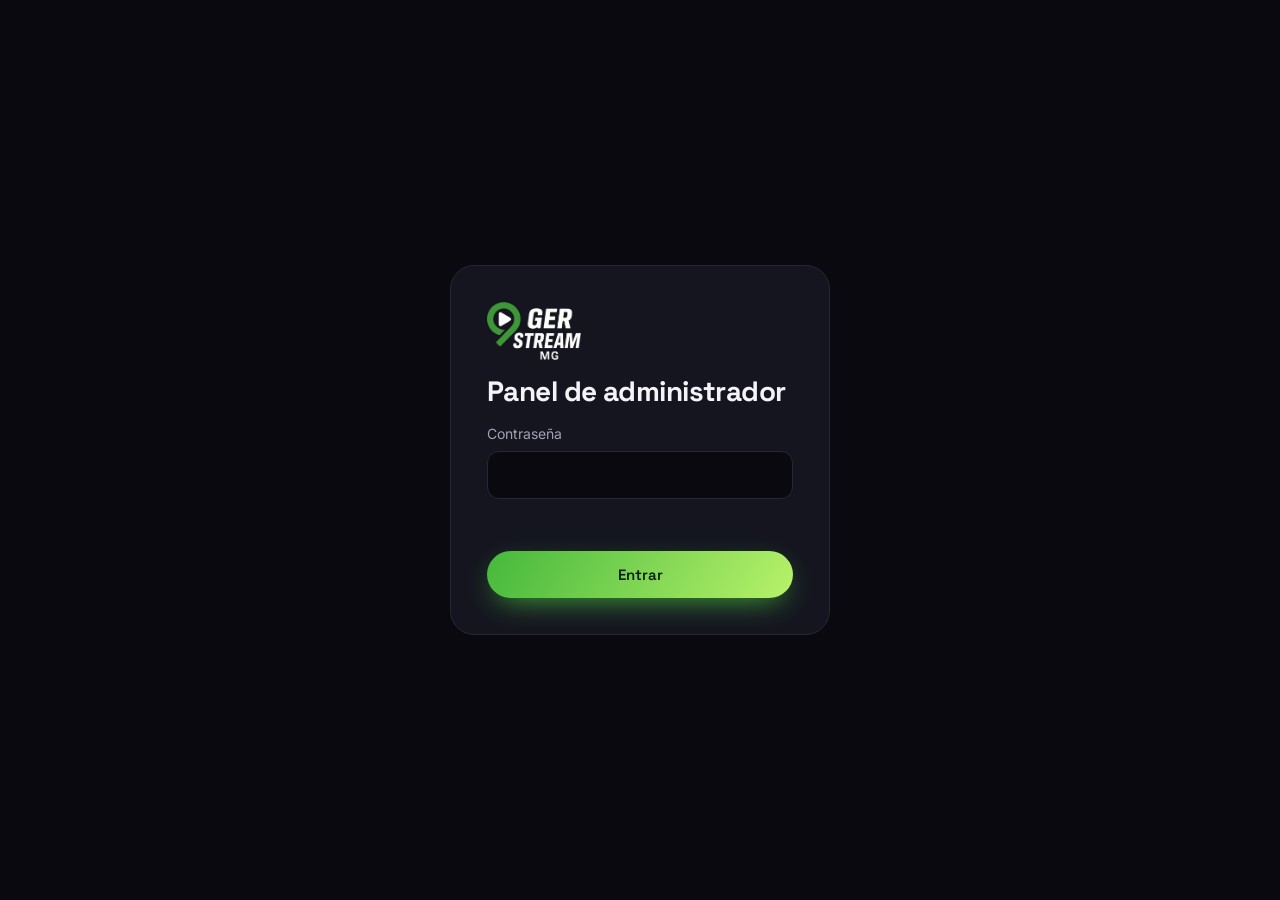
<file: admin.html>
<!DOCTYPE html>
<html lang="es">
<head>
<meta charset="utf-8">
<meta name="viewport" content="width=device-width,initial-scale=1">
<title>Panel de administrador | GerStream</title>
<meta name="robots" content="noindex,nofollow">
<link rel="icon" href="/img/favicon-48.png" type="image/png">
<link rel="apple-touch-icon" href="/img/icono-180.png">
<link href="https://fonts.googleapis.com/css2?family=Inter:wght@400;500;600&family=Space+Grotesk:wght@500;600;700&display=swap" rel="stylesheet">
<link rel="stylesheet" href="/estilos.css">
<style>
  body{min-height:100vh}
  .login{min-height:100vh;display:grid;place-items:center;padding:20px}
  .login form{width:min(380px,100%);padding:36px;border-radius:24px;background:var(--tarjeta);border:1px solid var(--borde);display:grid;gap:16px}
  .login h1{font-size:28px}
  label.campo{display:grid;gap:6px;font-size:14px;color:var(--suave)}
  .campo input,.campo select,.campo textarea{width:100%;padding:12px 14px;border-radius:12px;border:1px solid var(--borde);background:var(--fondo);color:var(--texto);font:inherit}
  .campo textarea{resize:vertical;min-height:70px}
  .error{color:#ff6b81;font-size:14px;min-height:20px}
  .panel{display:none}
  .barra{display:flex;flex-wrap:wrap;gap:12px;align-items:center;justify-content:space-between;margin:30px 0 20px}
  .barra h1{font-size:32px}
  .barra .der{display:flex;gap:10px;flex-wrap:wrap}
  .tabla{display:grid;gap:10px;padding-bottom:80px}
  .fila{display:grid;grid-template-columns:56px 1fr auto auto;gap:16px;align-items:center;padding:12px 16px;border-radius:16px;background:var(--tarjeta);border:1px solid var(--borde)}
  .fila.oculto{opacity:.5}
  .mini{width:56px;height:40px;border-radius:10px;background-size:cover;background-position:center}
  .fila b{font:600 16px var(--f-tit)}
  .fila small{display:block;color:var(--tenue)}
  .acciones{display:flex;gap:8px}
  .acciones button{padding:8px 14px;border-radius:10px;border:1px solid var(--borde);font-size:14px}
  .acciones .borrar:hover{border-color:#ff6b81;color:#ff6b81}
  .pill{font-size:12px;padding:4px 10px;border-radius:999px;background:#ffffff10;color:var(--suave);white-space:nowrap}
  @media(max-width:640px){.fila{grid-template-columns:48px 1fr}.fila .pill{display:none}.acciones{grid-column:1/-1}}
  dialog{margin:auto;width:min(620px,100% - 24px);max-height:92vh;border-radius:24px;border:1px solid var(--borde);background:var(--fondo2);color:var(--texto);padding:0}
  dialog::backdrop{background:#000b}
  dialog form{padding:28px;display:grid;gap:16px}
  .dos-col{display:grid;grid-template-columns:1fr 1fr;gap:14px}
  .op{display:grid;grid-template-columns:1fr 130px 40px;gap:8px}
  .op button{border:1px solid var(--borde);border-radius:10px}
  .checks{display:flex;gap:22px;flex-wrap:wrap;font-size:15px}
  .checks label{display:flex;gap:8px;align-items:center}
  .foto-prev{height:120px;border-radius:14px;background:var(--fondo) center/cover;border:1px dashed var(--borde);display:grid;place-items:center;color:var(--tenue);font-size:14px}
  .pie-dlg{display:flex;justify-content:flex-end;gap:10px}
  @media(max-width:560px){.dos-col{grid-template-columns:1fr}}
</style>
</head>
<body>

<section class="login" id="login">
  <form id="formLogin">
    <a class="logo" href="/"><img src="/img/logo-gerstream.png" alt="GerStream" width="94" height="58" style="width:94px;height:58px;object-fit:contain"></a>
    <h1>Panel de administrador</h1>
    <label class="campo">Contraseña<input type="password" id="clave" autocomplete="current-password" required></label>
    <div class="error" id="errLogin"></div>
    <button class="btn btn-pri" type="submit">Entrar</button>
  </form>
</section>

<section class="panel contenedor" id="panel">
  <div class="barra">
    <div><h1>Productos</h1><small style="color:var(--tenue)" id="resumen"></small></div>
    <div class="der">
      <label class="buscar" style="flex-basis:220px"><input id="filtro" type="search" placeholder="Buscar…"></label>
      <button class="btn btn-pri" id="nuevo">+ Nuevo producto</button>
      <a class="btn btn-sec" href="/plataformas" target="_blank">Ver tienda</a>
      <button class="btn btn-sec" id="salir">Salir</button>
    </div>
  </div>
  <div class="tabla" id="tabla"></div>
</section>

<dialog id="dlg">
  <form id="formProd" method="dialog">
    <h2 id="dlgTit" style="font-size:24px">Nuevo producto</h2>
    <label class="campo">Nombre<input id="fNombre" required maxlength="120" placeholder="Ej: Netflix"></label>
    <div class="dos-col">
      <label class="campo">Categoría<select id="fCategoria"></select></label>
      <label class="campo">Etiqueta (opcional)<input id="fEtiqueta" maxlength="24" placeholder="Ej: Más vendido"></label>
    </div>
    <label class="campo">Descripción<textarea id="fDescripcion" maxlength="300" placeholder="Ej: 4K + HDR, perfil propio. 30 días de garantía."></textarea></label>
    <div class="campo">Opciones y precios (en pesos)
      <div id="fOpciones" style="display:grid;gap:8px"></div>
      <button type="button" class="btn btn-sec" id="masOpcion" style="padding:9px 16px;justify-self:start">+ Agregar opción</button>
    </div>
    <div class="dos-col">
      <div class="campo">Foto (opcional)
        <div class="foto-prev" id="fFotoPrev">Sin foto: se usa el color</div>
        <input type="file" id="fFoto" accept="image/jpeg,image/png,image/webp">
        <button type="button" class="btn btn-sec" id="quitarFoto" style="padding:7px 14px;justify-self:start">Quitar foto</button>
      </div>
      <div style="display:grid;gap:14px;align-content:start">
        <label class="campo">Color de la tarjeta<input type="color" id="fColor" value="#45b83c" style="height:48px;padding:4px"></label>
        <label class="campo">Orden (1 = primero)<input type="number" id="fOrden" min="1" max="9999" value="100"></label>
      </div>
    </div>
    <div class="checks">
      <label><input type="checkbox" id="fActivo" checked> Visible en la tienda</label>
      <label><input type="checkbox" id="fDestacado"> Destacado en el inicio</label>
    </div>
    <div class="error" id="errProd"></div>
    <div class="pie-dlg">
      <button type="button" class="btn btn-sec" id="cancelar">Cancelar</button>
      <button type="submit" class="btn btn-pri" id="guardar">Guardar</button>
    </div>
  </form>
</dialog>

<script type="module">
  import { CATEGORIAS } from "/lib/semilla.js";
  const API = "/api/admin";
  const $ = s => document.querySelector(s);
  const esc = s => String(s ?? "").replace(/[&<>"']/g, c => ({ "&": "&amp;", "<": "&lt;", ">": "&gt;", '"': "&quot;", "'": "&#39;" }[c]));
  const pesos = n => "$" + Number(n || 0).toLocaleString("es-CO");
  let clave = sessionStorage.getItem("gs-clave") || "";
  let lista = [], editando = null, imagenActual = "";

  async function api(accion, extra = {}) {
    const r = await fetch(API, { method: "POST", headers: { "Content-Type": "application/json" }, body: JSON.stringify({ clave, accion, ...extra }) });
    const ct = r.headers.get("content-type") || "";
    if (!ct.includes("json")) throw new Error("El panel funciona cuando la página está publicada en Cloudflare.");
    const d = await r.json();
    if (!r.ok) { const e = new Error(d.error || "Error"); e.status = r.status; throw e; }
    return d;
  }

  async function entrar() {
    lista = await api("listar");
    sessionStorage.setItem("gs-clave", clave);
    $("#login").style.display = "none"; $("#panel").style.display = "block";
    pintar();
  }
  $("#formLogin").onsubmit = async e => {
    e.preventDefault(); clave = $("#clave").value; $("#errLogin").textContent = "";
    try { await entrar(); } catch (err) { $("#errLogin").textContent = err.message; }
  };
  $("#salir").onclick = () => { sessionStorage.removeItem("gs-clave"); location.reload(); };
  if (clave) entrar().catch(() => sessionStorage.removeItem("gs-clave"));

  function fondo(p) { return p.imagen ? `background-image:url('${esc(p.imagen)}')` : `background:linear-gradient(135deg,${esc(p.color)},#151520)`; }
  function pintar() {
    const q = $("#filtro").value.trim().toLowerCase();
    const orden = [...lista].sort((a, b) => CATEGORIAS.indexOf(a.categoria) - CATEGORIAS.indexOf(b.categoria) || a.orden - b.orden);
    const ver = orden.filter(p => !q || (p.nombre + p.categoria).toLowerCase().includes(q));
    $("#resumen").textContent = `${lista.length} productos · ${lista.filter(p => p.activo !== false).length} visibles`;
    $("#tabla").innerHTML = ver.map(p => `
      <div class="fila${p.activo === false ? " oculto" : ""}">
        <span class="mini" style="${fondo(p)}"></span>
        <div><b>${esc(p.nombre)}</b><small>${p.opciones.map(o => `${esc(o.nombre)} ${pesos(o.precio)}`).join(" · ")}</small></div>
        <span class="pill">${esc(p.categoria)}${p.destacado ? " · ★" : ""}${p.activo === false ? " · oculto" : ""}</span>
        <div class="acciones"><button data-editar="${esc(p.id)}">Editar</button><button class="borrar" data-borrar="${esc(p.id)}">Eliminar</button></div>
      </div>`).join("") || `<p class="vacio">No hay productos. Pulsa “+ Nuevo producto”.</p>`;
  }
  $("#filtro").oninput = pintar;

  /* ---------- formulario ---------- */
  $("#fCategoria").innerHTML = CATEGORIAS.map(c => `<option>${c}</option>`).join("");
  function filaOpcion(o = { nombre: "", precio: "" }) {
    const d = document.createElement("div"); d.className = "op";
    d.innerHTML = `<input class="campo-in" placeholder="Ej: 1 pantalla" value="${esc(o.nombre)}" maxlength="60"><input type="number" min="0" step="500" placeholder="15000" value="${esc(o.precio)}"><button type="button" aria-label="Quitar opción">×</button>`;
    d.querySelectorAll("input").forEach(i => Object.assign(i.style, { padding: "11px 12px", borderRadius: "10px", border: "1px solid var(--borde)", background: "var(--fondo)", color: "var(--texto)", font: "inherit" }));
    d.querySelector("button").onclick = () => d.remove();
    $("#fOpciones").append(d);
  }
  $("#masOpcion").onclick = () => filaOpcion();
  function mostrarFoto() {
    $("#fFotoPrev").style.backgroundImage = imagenActual ? `url('${imagenActual}')` : "";
    $("#fFotoPrev").textContent = imagenActual ? "" : "Sin foto: se usa el color";
  }
  function abrir(p) {
    editando = p || null;
    $("#dlgTit").textContent = p ? "Editar producto" : "Nuevo producto";
    $("#fNombre").value = p?.nombre || ""; $("#fCategoria").value = p?.categoria || "Unidad";
    $("#fEtiqueta").value = p?.etiqueta || ""; $("#fDescripcion").value = p?.descripcion || "";
    $("#fColor").value = p?.color || "#45b83c"; $("#fOrden").value = p?.orden || 100;
    $("#fActivo").checked = p ? p.activo !== false : true; $("#fDestacado").checked = !!p?.destacado;
    $("#fOpciones").innerHTML = ""; (p?.opciones?.length ? p.opciones : [{ nombre: "1 pantalla", precio: "" }]).forEach(filaOpcion);
    imagenActual = p?.imagen || ""; $("#fFoto").value = ""; mostrarFoto();
    $("#errProd").textContent = ""; $("#dlg").showModal();
  }
  $("#nuevo").onclick = () => abrir();
  $("#cancelar").onclick = () => $("#dlg").close();
  $("#quitarFoto").onclick = () => { imagenActual = ""; $("#fFoto").value = ""; mostrarFoto(); };
  $("#tabla").onclick = async e => {
    const ed = e.target.closest("[data-editar]"), bo = e.target.closest("[data-borrar]");
    if (ed) abrir(lista.find(p => p.id === ed.dataset.editar));
    if (bo) {
      const p = lista.find(x => x.id === bo.dataset.borrar);
      if (!confirm(`¿Eliminar "${p.nombre}"? Esto no se puede deshacer.`)) return;
      try { await api("eliminar", { id: p.id }); lista = lista.filter(x => x !== p); pintar(); } catch (err) { alert(err.message); }
    }
  };

  // Reduce la foto en el navegador antes de subirla (máx. 1200 px de ancho)
  function reducir(archivo) {
    return new Promise((ok, mal) => {
      const img = new Image(); img.onerror = () => mal(new Error("No se pudo leer la foto"));
      img.onload = () => {
        const esc = Math.min(1, 1200 / img.width);
        const c = document.createElement("canvas"); c.width = Math.round(img.width * esc); c.height = Math.round(img.height * esc);
        c.getContext("2d").drawImage(img, 0, 0, c.width, c.height);
        const url = c.toDataURL("image/jpeg", 0.85); URL.revokeObjectURL(img.src);
        ok({ tipo: "image/jpeg", base64: url.split(",")[1], vista: url });
      };
      img.src = URL.createObjectURL(archivo);
    });
  }
  $("#fFoto").onchange = async () => {
    const f = $("#fFoto").files[0]; if (!f) return;
    $("#fFotoPrev").textContent = "Subiendo…";
    try { const r = await reducir(f); const d = await api("foto", { tipo: r.tipo, base64: r.base64 }); imagenActual = d.url; mostrarFoto(); }
    catch (err) { $("#errProd").textContent = err.message; mostrarFoto(); }
  };

  const crearId = n => (n.toLowerCase().normalize("NFD").replace(/[̀-ͯ]/g, "").replace(/[^a-z0-9]+/g, "-").replace(/^-|-$/g, "").slice(0, 40) || "producto") + "-" + Math.random().toString(36).slice(2, 6);
  $("#formProd").onsubmit = async e => {
    e.preventDefault();
    const opciones = [...$("#fOpciones").children].map(d => { const [a, b] = d.querySelectorAll("input"); return { nombre: a.value.trim(), precio: Number(b.value) }; }).filter(o => o.nombre && o.precio > 0);
    if (!opciones.length) { $("#errProd").textContent = "Agrega al menos una opción con nombre y precio."; return; }
    const producto = {
      id: editando?.id || crearId($("#fNombre").value), nombre: $("#fNombre").value.trim(), categoria: $("#fCategoria").value,
      descripcion: $("#fDescripcion").value.trim(), etiqueta: $("#fEtiqueta").value.trim(), opciones,
      color: $("#fColor").value, imagen: imagenActual, orden: Number($("#fOrden").value) || 100,
      activo: $("#fActivo").checked, destacado: $("#fDestacado").checked,
    };
    $("#guardar").disabled = true;
    try {
      const d = await api("guardar", { producto });
      const i = lista.findIndex(p => p.id === d.producto.id);
      if (i >= 0) lista[i] = d.producto; else lista.push(d.producto);
      $("#dlg").close(); pintar();
    } catch (err) { $("#errProd").textContent = err.message; }
    $("#guardar").disabled = false;
  };
</script>
</body>
</html>
</file>
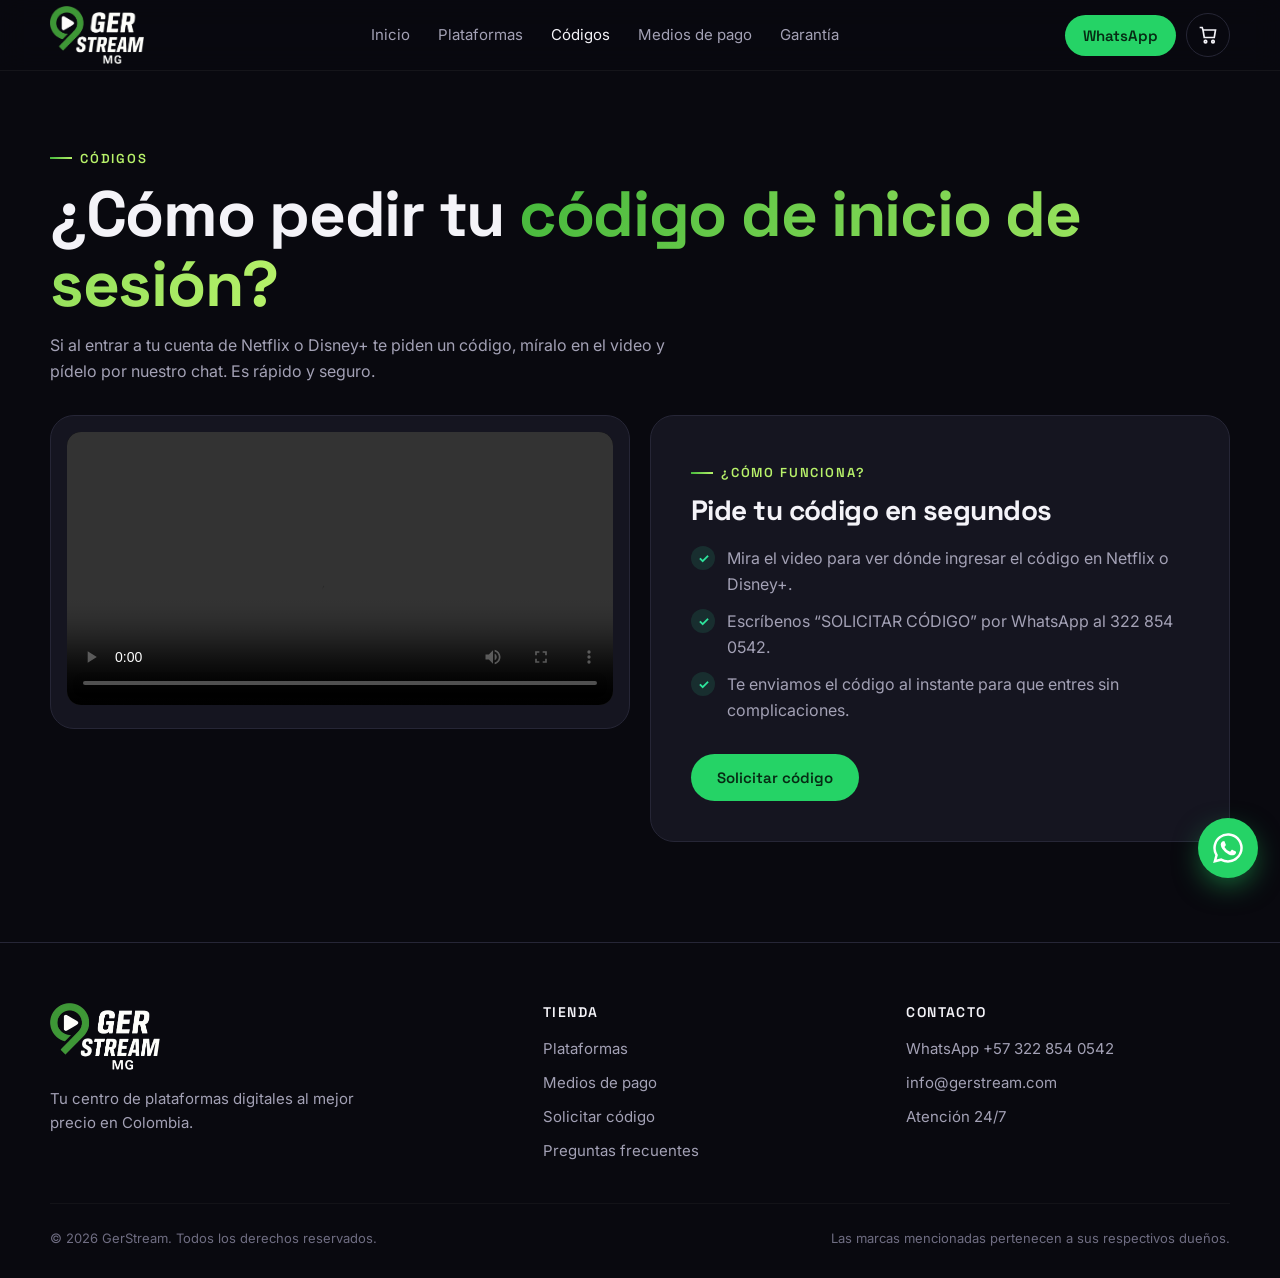
<file: codigos.html>
<!DOCTYPE html>
<html lang="es-CO">
<head>
<meta charset="utf-8">
<meta name="viewport" content="width=device-width,initial-scale=1">
<title>Solicitar código de Netflix y Disney+ | GerStream</title>
<meta name="description" content="Aprende a ingresar con un código de inicio de sesión en Netflix o Disney+ y solicita tu código por WhatsApp escribiendo SOLICITAR CÓDIGO.">
<link rel="canonical" href="https://www.gerstream.com/codigos">
<meta name="robots" content="index,follow">
<meta name="theme-color" content="#09090f">
<link rel="icon" href="/img/favicon-48.png" type="image/png">
<link rel="apple-touch-icon" href="/img/icono-180.png">
<meta property="og:type" content="website">
<meta property="og:locale" content="es_CO">
<meta property="og:site_name" content="GerStream">
<meta property="og:title" content="Solicitar código de Netflix y Disney+ | GerStream">
<meta property="og:description" content="Aprende a ingresar con un código de inicio de sesión en Netflix o Disney+ y solicita tu código por WhatsApp escribiendo SOLICITAR CÓDIGO.">
<meta property="og:url" content="https://www.gerstream.com/codigos">
<meta property="og:image" content="https://www.gerstream.com/img/compartir.png">
<meta name="twitter:card" content="summary_large_image">
<link rel="preconnect" href="https://fonts.googleapis.com">
<link rel="preconnect" href="https://fonts.gstatic.com" crossorigin>
<link href="https://fonts.googleapis.com/css2?family=Inter:wght@400;500;600&family=Space+Grotesk:wght@500;600;700&display=swap" rel="stylesheet">
<link rel="stylesheet" href="/estilos.css">
</head>
<body>

<header class="cab">
  <div class="contenedor">
    <a class="logo" href="/" aria-label="GerStream inicio"><img src="/img/logo-gerstream.png" alt="GerStream" width="94" height="58" style="width:94px;height:58px;object-fit:contain"></a>
    <nav class="menu" aria-label="Principal">
      <a href="/">Inicio</a>
      <a href="/plataformas">Plataformas</a>
      <a href="/codigos" class="activo">Códigos</a>
      <a href="/medios-de-pago">Medios de pago</a>
      <a href="/#garantia">Garantía</a>
    </nav>
    <div class="cab-acc">
      <a class="btn btn-wa btn-wa-cab" data-wa href="#" style="padding:11px 18px">WhatsApp</a>
      <button class="btn-carrito" data-abrir-carrito aria-label="Ver pedido"><svg viewBox="0 0 24 24" fill="none" stroke="currentColor" stroke-width="2"><path d="M6 6h15l-1.5 9h-12z"/><path d="M6 6 5 3H2"/><circle cx="9" cy="20" r="1.5"/><circle cx="18" cy="20" r="1.5"/></svg><span data-contador></span></button>
      <button class="hamb" aria-label="Menú"><svg width="20" viewBox="0 0 24 24" fill="none" stroke="currentColor" stroke-width="2"><path d="M3 7h18M3 12h18M3 17h18"/></svg></button>
    </div>
  </div>
</header>

<main>
  <section class="cat-cab"><div class="contenedor">
    <span class="etiqueta-sec">Códigos</span>
    <h1>¿Cómo pedir tu <span class="grad">código de inicio de sesión?</span></h1>
    <p>Si al entrar a tu cuenta de Netflix o Disney+ te piden un código, míralo en el video y pídelo por nuestro chat. Es rápido y seguro.</p>
  </div></section>
  <section class="contenedor dos" style="padding-bottom:100px;align-items:start">
    <div class="caja rev" style="padding:16px">
      <video id="videoCodigos" src="/img/tutorial_codigos.mp4" controls playsinline preload="metadata" style="width:100%;border-radius:14px;background:#000;max-height:640px"></video>
      <p id="sinVideo" class="vacio" style="display:none">El video tutorial estará disponible pronto. Mientras tanto, escríbenos y te guiamos paso a paso.</p>
    </div>
    <div class="caja rev">
      <span class="etiqueta-sec">¿Cómo funciona?</span>
      <h3>Pide tu código en segundos</h3>
      <ul>
        <li>Mira el video para ver dónde ingresar el código en Netflix o Disney+.</li>
        <li>Escríbenos “SOLICITAR CÓDIGO” por WhatsApp al 322 854 0542.</li>
        <li>Te enviamos el código al instante para que entres sin complicaciones.</li>
      </ul>
      <div class="hero-btns" style="margin:30px 0 0"><a class="btn btn-wa" data-wa="SOLICITAR CÓDIGO" href="#">Solicitar código</a></div>
    </div>
  </section>
</main>

<footer class="pie">
  <div class="contenedor">
    <div class="pie-grid">
      <div><a class="logo" href="/"><img src="/img/logo-gerstream.png" alt="GerStream" width="110" height="68" style="width:110px;height:68px;object-fit:contain"></a><p style="margin-top:16px;max-width:320px">Tu centro de plataformas digitales al mejor precio en Colombia.</p></div>
      <div><h4>Tienda</h4><ul><li><a href="/plataformas">Plataformas</a></li><li><a href="/medios-de-pago">Medios de pago</a></li><li><a href="/codigos">Solicitar código</a></li><li><a href="/#preguntas">Preguntas frecuentes</a></li></ul></div>
      <div><h4>Contacto</h4><ul><li><a data-wa href="#">WhatsApp +57 322 854 0542</a></li><li><a href="mailto:info@gerstream.com">info@gerstream.com</a></li><li>Atención 24/7</li></ul></div>
    </div>
    <div class="pie-fin"><span>© <span data-anio>2026</span> GerStream. Todos los derechos reservados.</span><span>Las marcas mencionadas pertenecen a sus respectivos dueños.</span></div>
  </div>
</footer>

<script type="module">
  import { iniciar } from "/tienda.js";
  iniciar();
  const v=document.getElementById("videoCodigos");v.addEventListener("error",()=>{v.style.display="none";document.getElementById("sinVideo").style.display="block"});
</script>
</body>
</html>
</file>
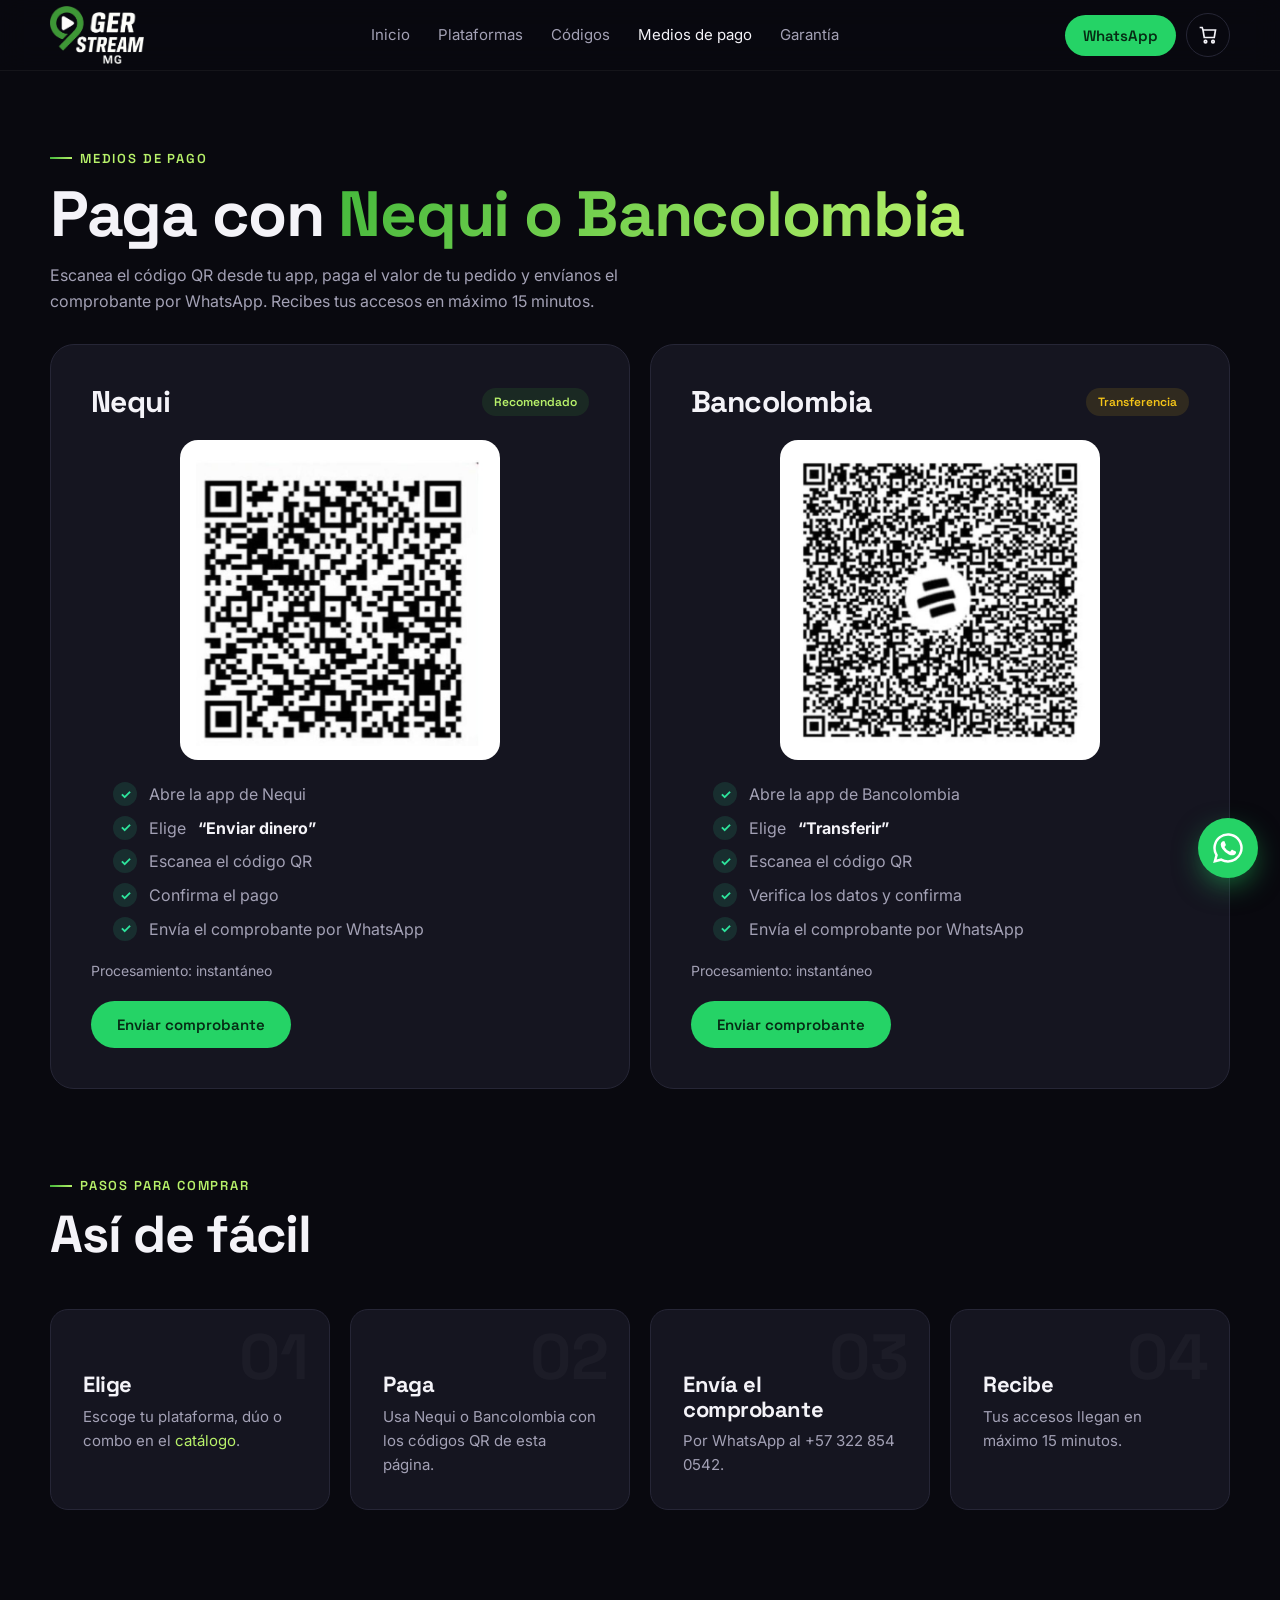
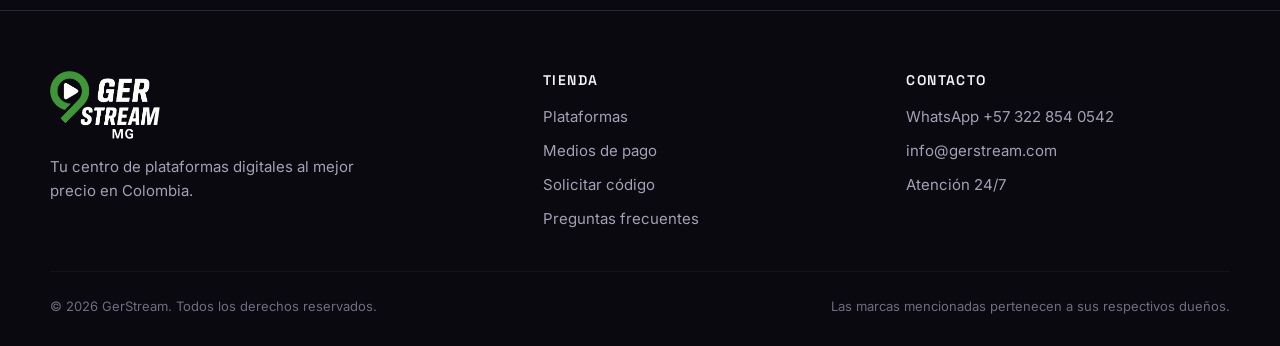
<file: medios-de-pago.html>
<!DOCTYPE html>
<html lang="es-CO">
<head>
<meta charset="utf-8">
<meta name="viewport" content="width=device-width,initial-scale=1">
<title>Medios de pago: Nequi y Bancolombia | GerStream</title>
<meta name="description" content="Paga tus plataformas de streaming con Nequi o Bancolombia escaneando el código QR. Envía el comprobante por WhatsApp y recibe tus accesos en máximo 15 minutos.">
<link rel="canonical" href="https://www.gerstream.com/medios-de-pago">
<meta name="robots" content="index,follow">
<meta name="theme-color" content="#09090f">
<link rel="icon" href="/img/favicon-48.png" type="image/png">
<link rel="apple-touch-icon" href="/img/icono-180.png">
<meta property="og:type" content="website">
<meta property="og:locale" content="es_CO">
<meta property="og:site_name" content="GerStream">
<meta property="og:title" content="Medios de pago: Nequi y Bancolombia | GerStream">
<meta property="og:description" content="Paga tus plataformas de streaming con Nequi o Bancolombia escaneando el código QR. Envía el comprobante por WhatsApp y recibe tus accesos en máximo 15 minutos.">
<meta property="og:url" content="https://www.gerstream.com/medios-de-pago">
<meta property="og:image" content="https://www.gerstream.com/img/compartir.png">
<meta name="twitter:card" content="summary_large_image">
<link rel="preconnect" href="https://fonts.googleapis.com">
<link rel="preconnect" href="https://fonts.gstatic.com" crossorigin>
<link href="https://fonts.googleapis.com/css2?family=Inter:wght@400;500;600&family=Space+Grotesk:wght@500;600;700&display=swap" rel="stylesheet">
<link rel="stylesheet" href="/estilos.css">
</head>
<body>

<header class="cab">
  <div class="contenedor">
    <a class="logo" href="/" aria-label="GerStream inicio"><img src="/img/logo-gerstream.png" alt="GerStream" width="94" height="58" style="width:94px;height:58px;object-fit:contain"></a>
    <nav class="menu" aria-label="Principal">
      <a href="/">Inicio</a>
      <a href="/plataformas">Plataformas</a>
      <a href="/codigos">Códigos</a>
      <a href="/medios-de-pago" class="activo">Medios de pago</a>
      <a href="/#garantia">Garantía</a>
    </nav>
    <div class="cab-acc">
      <a class="btn btn-wa btn-wa-cab" data-wa href="#" style="padding:11px 18px">WhatsApp</a>
      <button class="btn-carrito" data-abrir-carrito aria-label="Ver pedido"><svg viewBox="0 0 24 24" fill="none" stroke="currentColor" stroke-width="2"><path d="M6 6h15l-1.5 9h-12z"/><path d="M6 6 5 3H2"/><circle cx="9" cy="20" r="1.5"/><circle cx="18" cy="20" r="1.5"/></svg><span data-contador></span></button>
      <button class="hamb" aria-label="Menú"><svg width="20" viewBox="0 0 24 24" fill="none" stroke="currentColor" stroke-width="2"><path d="M3 7h18M3 12h18M3 17h18"/></svg></button>
    </div>
  </div>
</header>

<main>
  <section class="cat-cab"><div class="contenedor">
    <span class="etiqueta-sec">Medios de pago</span>
    <h1>Paga con <span class="grad">Nequi o Bancolombia</span></h1>
    <p>Escanea el código QR desde tu app, paga el valor de tu pedido y envíanos el comprobante por WhatsApp. Recibes tus accesos en máximo 15 minutos.</p>
  </div></section>
  <section class="contenedor dos" style="padding-bottom:60px">
    <div class="caja pago-caja rev">
      <div class="pago-tit"><h2>Nequi</h2><span class="pill-ok">Recomendado</span></div>
      <img class="qr" src="/img/qr-nequi.png" alt="Código QR de Nequi para pagar a GerStream" width="340" height="340" loading="lazy">
      <ol class="pasos-pago"><li>Abre la app de Nequi</li><li>Elige <b>“Enviar dinero”</b></li><li>Escanea el código QR</li><li>Confirma el pago</li><li>Envía el comprobante por WhatsApp</li></ol>
      <p class="proc">Procesamiento: instantáneo</p>
      <a class="btn btn-wa" data-wa="¡Hola GerStream! Ya pagué por Nequi, te envío el comprobante 🧾" href="#">Enviar comprobante</a>
    </div>
    <div class="caja pago-caja rev">
      <div class="pago-tit"><h2>Bancolombia</h2><span class="pill-ok" style="background:#f5c5181f;color:#f5c518">Transferencia</span></div>
      <img class="qr" src="/img/qr-bancolombia.png" alt="Código QR de Bancolombia para pagar a GerStream" width="340" height="340" loading="lazy">
      <ol class="pasos-pago"><li>Abre la app de Bancolombia</li><li>Elige <b>“Transferir”</b></li><li>Escanea el código QR</li><li>Verifica los datos y confirma</li><li>Envía el comprobante por WhatsApp</li></ol>
      <p class="proc">Procesamiento: instantáneo</p>
      <a class="btn btn-wa" data-wa="¡Hola GerStream! Ya pagué por Bancolombia, te envío el comprobante 🧾" href="#">Enviar comprobante</a>
    </div>
  </section>
  <section class="sec" style="padding-top:20px"><div class="contenedor">
    <div class="sec-cab"><div><span class="etiqueta-sec">Pasos para comprar</span><h2>Así de fácil</h2></div></div>
    <div class="pasos cuatro">
      <div class="paso rev"><h3>Elige</h3><p>Escoge tu plataforma, dúo o combo en el <a href="/plataformas" style="color:var(--a2)">catálogo</a>.</p></div>
      <div class="paso rev"><h3>Paga</h3><p>Usa Nequi o Bancolombia con los códigos QR de esta página.</p></div>
      <div class="paso rev"><h3>Envía el comprobante</h3><p>Por WhatsApp al +57 322 854 0542.</p></div>
      <div class="paso rev"><h3>Recibe</h3><p>Tus accesos llegan en máximo 15 minutos.</p></div>
    </div>
  </div></section>
</main>

<footer class="pie">
  <div class="contenedor">
    <div class="pie-grid">
      <div><a class="logo" href="/"><img src="/img/logo-gerstream.png" alt="GerStream" width="110" height="68" style="width:110px;height:68px;object-fit:contain"></a><p style="margin-top:16px;max-width:320px">Tu centro de plataformas digitales al mejor precio en Colombia.</p></div>
      <div><h4>Tienda</h4><ul><li><a href="/plataformas">Plataformas</a></li><li><a href="/medios-de-pago">Medios de pago</a></li><li><a href="/codigos">Solicitar código</a></li><li><a href="/#preguntas">Preguntas frecuentes</a></li></ul></div>
      <div><h4>Contacto</h4><ul><li><a data-wa href="#">WhatsApp +57 322 854 0542</a></li><li><a href="mailto:info@gerstream.com">info@gerstream.com</a></li><li>Atención 24/7</li></ul></div>
    </div>
    <div class="pie-fin"><span>© <span data-anio>2026</span> GerStream. Todos los derechos reservados.</span><span>Las marcas mencionadas pertenecen a sus respectivos dueños.</span></div>
  </div>
</footer>

<script type="module">
  import { iniciar } from "/tienda.js";
  iniciar();
</script>
</body>
</html>
</file>
<file: estilos.css>
/* GerStream — estilos */
:root{
  --fondo:#09090f; --fondo2:#11111a; --tarjeta:#151520; --borde:#262636;
  --texto:#f4f3f8; --suave:#a3a1b5; --tenue:#6f6d82;
  --a1:#45b83c; --a2:#b8f26a; --ok:#2ee59d;
  --grad:linear-gradient(120deg,var(--a1),var(--a2));
  --radio:18px; --ancho:1180px;
  --f-tit:"Space Grotesk",system-ui,sans-serif; --f-txt:"Inter",system-ui,sans-serif;
}
*{box-sizing:border-box;margin:0;padding:0}
html{scroll-behavior:smooth}
body{background:var(--fondo);color:var(--texto);font:16px/1.6 var(--f-txt);-webkit-font-smoothing:antialiased;overflow-x:hidden}
img{max-width:100%;display:block}
a{color:inherit;text-decoration:none}
button{font:inherit;cursor:pointer;border:0;background:none;color:inherit}
.contenedor{width:min(var(--ancho),100% - 40px);margin-inline:auto}
h1,h2,h3{font-family:var(--f-tit);line-height:1.1;letter-spacing:-.02em}
.grad{background:var(--grad);-webkit-background-clip:text;background-clip:text;color:transparent}
.etiqueta-sec{display:inline-flex;gap:8px;align-items:center;font:600 13px var(--f-tit);letter-spacing:.14em;text-transform:uppercase;color:var(--a2)}
.etiqueta-sec::before{content:"";width:22px;height:2px;background:var(--grad)}

/* ---------- botones ---------- */
.btn{display:inline-flex;align-items:center;justify-content:center;gap:10px;padding:14px 26px;border-radius:999px;font:600 15px var(--f-tit);transition:transform .2s,box-shadow .2s,background .2s}
.btn:hover{transform:translateY(-2px)}
.btn-pri{background:var(--grad);color:#06210a;box-shadow:0 10px 30px -10px var(--a1)}
.btn-pri:hover{box-shadow:0 16px 40px -10px var(--a1)}
.btn-sec{border:1px solid var(--borde);background:#ffffff08}
.btn-sec:hover{background:#ffffff14}
.btn-wa{background:#25d366;color:#062b14}
.btn svg{width:20px;height:20px}

/* ---------- encabezado ---------- */
.cab{position:sticky;top:0;z-index:50;backdrop-filter:blur(14px);background:#09090fcc;border-bottom:1px solid #ffffff0d}
.cab .contenedor{display:flex;align-items:center;justify-content:space-between;height:70px;gap:20px}
.logo{display:flex;align-items:center;gap:10px;font:700 22px var(--f-tit);letter-spacing:-.03em}
.logo img{width:36px;height:36px}
.logo b{font-weight:700}
.menu{display:flex;gap:28px;font-size:15px;color:var(--suave)}
.menu a:hover,.menu a.activo{color:var(--texto)}
.cab-acc{display:flex;gap:10px;align-items:center}
.btn-carrito{position:relative;width:44px;height:44px;border-radius:50%;border:1px solid var(--borde);display:grid;place-items:center}
.btn-carrito svg{width:20px}
.btn-carrito span{position:absolute;top:-4px;right:-4px;min-width:20px;height:20px;padding:0 5px;border-radius:10px;background:var(--a1);color:#fff;font:700 11px/20px var(--f-tit);text-align:center}
.btn-carrito span:empty{display:none}
.hamb{display:none;width:44px;height:44px;border-radius:50%;border:1px solid var(--borde)}
@media(max-width:860px){
  .menu{position:fixed;inset:70px 0 auto;flex-direction:column;gap:0;background:var(--fondo2);border-bottom:1px solid var(--borde);transform:translateY(-120%);transition:transform .3s;padding:10px 20px}
  .menu.abierto{transform:none}
  .menu a{padding:14px 0;border-bottom:1px solid #ffffff0a}
  .hamb{display:grid;place-items:center}
  .cab .btn-wa-cab{display:none}
}

/* ---------- portada ---------- */
.hero{position:relative;padding:90px 0 70px;overflow:hidden}
.hero::before{content:"";position:absolute;width:900px;height:900px;right:-300px;top:-380px;background:radial-gradient(circle,#45b83c33,transparent 60%);pointer-events:none}
.hero::after{content:"";position:absolute;width:700px;height:700px;left:-320px;bottom:-420px;background:radial-gradient(circle,#b8f26a1a,transparent 60%);pointer-events:none}
.hero .contenedor{position:relative;display:grid;grid-template-columns:1.1fr .9fr;gap:50px;align-items:center}
.hero h1{font-size:clamp(42px,6.4vw,78px);margin:18px 0 22px}
.hero p.lead{font-size:19px;color:var(--suave);max-width:540px}
.hero-btns{display:flex;flex-wrap:wrap;gap:14px;margin:34px 0 30px}
.hero-datos{display:flex;gap:34px;flex-wrap:wrap}
.hero-datos div{font-size:14px;color:var(--suave)}
.hero-datos strong{display:block;font:700 26px var(--f-tit);color:var(--texto)}
/* pila de "entradas" */
.boletos{position:relative;height:440px}
.boleto{position:absolute;width:260px;padding:22px;border-radius:22px;background:var(--tarjeta);border:1px solid var(--borde);box-shadow:0 30px 60px -30px #000;transition:transform .5s}
.boleto .franja{height:110px;border-radius:14px;margin-bottom:16px;display:flex;align-items:flex-end;padding:14px;font:700 24px var(--f-tit);color:#fff;text-shadow:0 2px 12px #0006}
.boleto small{color:var(--suave);font-size:13px}
.boleto .pre{display:flex;justify-content:space-between;align-items:center;margin-top:10px;font:700 20px var(--f-tit)}
.boleto .pre em{font:600 12px var(--f-txt);font-style:normal;color:var(--ok);background:#2ee59d1a;padding:4px 10px;border-radius:999px}
.boleto:nth-child(1){left:0;top:60px;transform:rotate(-8deg)}
.boleto:nth-child(2){left:120px;top:0;transform:rotate(3deg);z-index:2}
.boleto:nth-child(3){left:230px;top:150px;transform:rotate(10deg)}
.boletos:hover .boleto:nth-child(1){transform:rotate(-12deg) translateX(-20px)}
.boletos:hover .boleto:nth-child(3){transform:rotate(14deg) translateX(20px)}
@media(max-width:900px){.hero .contenedor{grid-template-columns:1fr}.boletos{height:380px;max-width:500px;margin:auto;width:100%}.boleto{width:220px}.boleto:nth-child(2){left:22%}.boleto:nth-child(3){left:auto;right:0}}

/* cinta que se desplaza */
.cinta{border-block:1px solid var(--borde);background:var(--fondo2);overflow:hidden;padding:18px 0}
.cinta-pista{display:flex;gap:50px;width:max-content;animation:desliza 40s linear infinite;font:600 20px var(--f-tit);color:var(--tenue)}
.cinta-pista span::after{content:"✦";margin-left:50px;color:var(--a1)}
@keyframes desliza{to{transform:translateX(-50%)}}

/* ---------- secciones ---------- */
.sec{padding:100px 0}
.sec-cab{display:flex;justify-content:space-between;align-items:flex-end;gap:30px;margin-bottom:46px;flex-wrap:wrap}
.sec-cab h2{font-size:clamp(32px,4.4vw,52px);margin-top:12px;max-width:640px}
.sec-cab p{color:var(--suave);max-width:420px}

/* pasos */
.pasos{display:grid;grid-template-columns:repeat(3,1fr);gap:20px;counter-reset:paso}
.paso{padding:32px;border-radius:var(--radio);background:var(--tarjeta);border:1px solid var(--borde);position:relative;overflow:hidden}
.paso::before{counter-increment:paso;content:"0" counter(paso);font:700 64px var(--f-tit);position:absolute;right:20px;top:6px;color:#ffffff08}
.paso .ico{width:52px;height:52px;border-radius:14px;background:var(--grad);display:grid;place-items:center;margin-bottom:22px;color:#06210a}
.paso .ico svg{width:24px}
.paso h3{font-size:22px;margin-bottom:8px}
.paso p{color:var(--suave);font-size:15px}
@media(max-width:820px){.pasos{grid-template-columns:1fr}}

/* categorías */
.cats{display:grid;grid-template-columns:repeat(4,1fr);gap:16px}
.cat{padding:28px;border-radius:var(--radio);border:1px solid var(--borde);background:linear-gradient(160deg,#ffffff0a,transparent);transition:border-color .2s,transform .2s}
.cat:hover{border-color:var(--a1);transform:translateY(-4px)}
.cat h3{font-size:24px;margin:16px 0 6px}
.cat p{color:var(--suave);font-size:14px}
.cat .desde{margin-top:18px;font:600 14px var(--f-tit);color:var(--a2)}
.cat .num{font:700 14px var(--f-tit);color:var(--tenue)}
@media(max-width:900px){.cats{grid-template-columns:1fr 1fr}}
@media(max-width:520px){.cats{grid-template-columns:1fr}}

/* ---------- tarjetas de producto ---------- */
.rejilla{display:grid;grid-template-columns:repeat(auto-fill,minmax(260px,1fr));gap:20px}
.prod{display:flex;flex-direction:column;border-radius:var(--radio);background:var(--tarjeta);border:1px solid var(--borde);overflow:hidden;transition:transform .25s,border-color .25s}
.prod:hover{transform:translateY(-4px);border-color:#3a3a50}
.prod-portada{position:relative;aspect-ratio:16/9;display:flex;align-items:flex-end;padding:16px;background-size:cover;background-position:center}
.prod-portada h3{font-size:22px;color:#fff;text-shadow:0 2px 16px #0008;position:relative}
.prod-portada::after{content:"";position:absolute;inset:0;background:linear-gradient(to top,#0009,transparent 60%)}
.prod-portada .tag{position:absolute;top:12px;left:12px;z-index:1;font:700 11px var(--f-tit);letter-spacing:.06em;text-transform:uppercase;padding:6px 10px;border-radius:999px;background:#000a;backdrop-filter:blur(6px)}
.prod-cuerpo{padding:18px;display:flex;flex-direction:column;gap:14px;flex:1}
.prod-cuerpo p{font-size:14px;color:var(--suave)}
.opciones{display:flex;flex-wrap:wrap;gap:8px}
.opcion{padding:7px 12px;border-radius:10px;border:1px solid var(--borde);font-size:13px;color:var(--suave);transition:.15s}
.opcion.sel{border-color:var(--a1);color:var(--texto);background:#45b83c1a}
.prod-pie{margin-top:auto;display:flex;align-items:center;justify-content:space-between;gap:10px}
.precio{font:700 24px var(--f-tit)}
.precio small{font:500 12px var(--f-txt);color:var(--tenue);display:block}
.btn-add{padding:11px 16px;border-radius:12px;background:#ffffff10;border:1px solid var(--borde);font:600 14px var(--f-tit);transition:.2s}
.btn-add:hover{background:var(--grad);color:#06210a;border-color:transparent}
.vacio{grid-column:1/-1;text-align:center;padding:60px 20px;color:var(--suave);border:1px dashed var(--borde);border-radius:var(--radio)}

/* filtros del catálogo */
.cat-cab{padding:70px 0 30px}
.cat-cab h1{font-size:clamp(38px,5.4vw,64px);margin:12px 0 14px}
.cat-cab p{color:var(--suave);max-width:620px}
.filtros{position:sticky;top:70px;z-index:20;background:#09090fe6;backdrop-filter:blur(12px);padding:16px 0;border-bottom:1px solid #ffffff0a;margin-bottom:30px}
.filtros .contenedor{display:flex;gap:14px;flex-wrap:wrap;align-items:center;justify-content:space-between}
.chips{display:flex;gap:8px;flex-wrap:wrap}
.chip{padding:9px 16px;border-radius:999px;border:1px solid var(--borde);font:500 14px var(--f-tit);color:var(--suave)}
.chip.activo{background:var(--texto);color:var(--fondo);border-color:var(--texto)}
.buscar{flex:0 1 280px;display:flex;align-items:center;gap:8px;padding:10px 16px;border-radius:999px;border:1px solid var(--borde);background:var(--fondo2)}
.buscar input{flex:1;background:none;border:0;color:var(--texto);font:inherit;outline:none;min-width:0}
.buscar svg{width:18px;color:var(--tenue)}
.grupo-tit{font-size:28px;margin:40px 0 18px;display:flex;align-items:center;gap:14px}
.grupo-tit span{font:500 14px var(--f-txt);color:var(--tenue)}
.aviso-combo{font-size:14px;color:var(--suave);margin:-8px 0 18px}

/* garantía y pagos */
.dos{display:grid;grid-template-columns:1fr 1fr;gap:20px}
.caja{padding:40px;border-radius:24px;border:1px solid var(--borde);background:var(--tarjeta)}
.caja h3{font-size:28px;margin:14px 0 12px}
.caja p,.caja li{color:var(--suave)}
.caja ul{list-style:none;display:grid;gap:12px;margin-top:20px}
.caja li{display:flex;gap:12px;align-items:flex-start}
.caja li::before{content:"✓";flex:none;width:24px;height:24px;border-radius:50%;background:#2ee59d1f;color:var(--ok);display:grid;place-items:center;font-size:13px;font-weight:700}
.pagos{display:flex;flex-wrap:wrap;gap:10px;margin-top:22px}
.pago{padding:12px 18px;border-radius:12px;border:1px solid var(--borde);background:var(--fondo2);font:600 15px var(--f-tit)}
@media(max-width:820px){.dos{grid-template-columns:1fr}.caja{padding:28px}}

/* preguntas */
.faq{max-width:820px;margin:auto;display:grid;gap:12px}
.faq details{border:1px solid var(--borde);border-radius:16px;background:var(--tarjeta);padding:0 24px}
.faq summary{cursor:pointer;list-style:none;padding:22px 0;font:600 17px var(--f-tit);display:flex;justify-content:space-between;gap:20px}
.faq summary::after{content:"+";font-size:24px;line-height:1;color:var(--a1);transition:transform .2s}
.faq details[open] summary::after{transform:rotate(45deg)}
.faq details p{color:var(--suave);padding-bottom:22px}

/* llamado final */
.cta{margin:0 auto 100px;padding:70px 40px;border-radius:32px;text-align:center;background:radial-gradient(circle at 20% 0,#45b83c40,transparent 50%),radial-gradient(circle at 90% 100%,#b8f26a26,transparent 50%),var(--fondo2);border:1px solid var(--borde)}
.cta h2{font-size:clamp(32px,4.6vw,56px);margin-bottom:16px}
.cta p{color:var(--suave);max-width:540px;margin:0 auto 30px}
.cta .hero-btns{justify-content:center;margin:0}

/* pie */
.pie{border-top:1px solid var(--borde);padding:60px 0 30px;color:var(--suave);font-size:15px}
.pie-grid{display:grid;grid-template-columns:1.4fr 1fr 1fr;gap:40px;margin-bottom:40px}
.pie h4{font:600 14px var(--f-tit);letter-spacing:.1em;text-transform:uppercase;color:var(--texto);margin-bottom:16px}
.pie ul{list-style:none;display:grid;gap:10px}
.pie a:hover{color:var(--texto)}
.pie-fin{border-top:1px solid #ffffff0a;padding-top:24px;font-size:13px;color:var(--tenue);display:flex;justify-content:space-between;flex-wrap:wrap;gap:10px}
@media(max-width:760px){.pie-grid{grid-template-columns:1fr}}

/* WhatsApp flotante */
.wa-flot{position:fixed;right:22px;bottom:22px;z-index:60;width:60px;height:60px;border-radius:50%;background:#25d366;display:grid;place-items:center;box-shadow:0 10px 30px -6px #25d36699;transition:transform .2s}
.wa-flot:hover{transform:scale(1.08)}
.wa-flot svg{width:30px;color:#fff}

/* ---------- carrito ---------- */
.velo{position:fixed;inset:0;background:#000a;z-index:80;opacity:0;pointer-events:none;transition:opacity .3s}
.velo.abierto{opacity:1;pointer-events:auto}
.carrito{position:fixed;top:0;right:0;bottom:0;width:min(420px,100%);z-index:90;background:var(--fondo2);border-left:1px solid var(--borde);display:flex;flex-direction:column;transform:translateX(100%);transition:transform .35s cubic-bezier(.2,.8,.2,1)}
.carrito.abierto{transform:none}
.carrito-cab{display:flex;justify-content:space-between;align-items:center;padding:22px 24px;border-bottom:1px solid var(--borde)}
.carrito-cab h3{font-size:22px}
.carrito-cab button{font-size:26px;color:var(--suave)}
.carrito-items{flex:1;overflow:auto;padding:12px 24px}
.item{display:flex;gap:14px;align-items:center;padding:14px 0;border-bottom:1px solid #ffffff0a}
.item .punto{width:44px;height:44px;border-radius:12px;flex:none}
.item div{flex:1;min-width:0}
.item b{display:block;font:600 15px var(--f-tit)}
.item small{color:var(--tenue)}
.item .cant{display:flex;align-items:center;gap:8px}
.item .cant button{width:28px;height:28px;border-radius:8px;border:1px solid var(--borde)}
.carrito-pie{padding:22px 24px;border-top:1px solid var(--borde);display:grid;gap:14px}
.total{display:flex;justify-content:space-between;font:700 22px var(--f-tit)}
.carrito-pie .btn{width:100%}
.carrito-vacio{text-align:center;color:var(--suave);padding:60px 0}

/* aviso emergente */
.toast{visibility:hidden;position:fixed;left:50%;bottom:30px;transform:translate(-50%,120px);z-index:100;background:var(--texto);color:var(--fondo);padding:12px 22px;border-radius:999px;font:600 14px var(--f-tit);transition:transform .3s}
.toast.ver{visibility:visible;transform:translate(-50%,0)}

/* aparición al hacer scroll */
.rev{opacity:0;transform:translateY(24px);transition:opacity .7s,transform .7s}
.rev.ver{opacity:1;transform:none}
@media(prefers-reduced-motion:reduce){.rev{opacity:1;transform:none}.cinta-pista{animation:none}}

/* medios de pago */
.pago-caja{display:flex;flex-direction:column;gap:18px}
.pago-tit{display:flex;justify-content:space-between;align-items:center;gap:10px}
.pago-tit h2{font-size:30px}
.pill-ok{font:600 12px var(--f-tit);padding:6px 12px;border-radius:999px;background:#45b83c1f;color:var(--a2)}
.qr{width:min(320px,100%);height:auto;aspect-ratio:1;object-fit:contain;margin:4px auto;background:#fff;padding:14px;border-radius:18px}
.pasos-pago{padding-left:22px;display:grid;gap:8px;color:var(--suave)}
.pasos-pago b{color:var(--texto)}
.proc{font-size:14px;color:var(--ok)}
.pago-caja .btn{align-self:flex-start}
.pasos.cuatro{grid-template-columns:repeat(4,1fr)}
@media(max-width:900px){.pasos.cuatro{grid-template-columns:1fr 1fr}}
@media(max-width:520px){.pasos.cuatro{grid-template-columns:1fr}}
.cuatro .paso h3{margin-top:30px}
</file>
